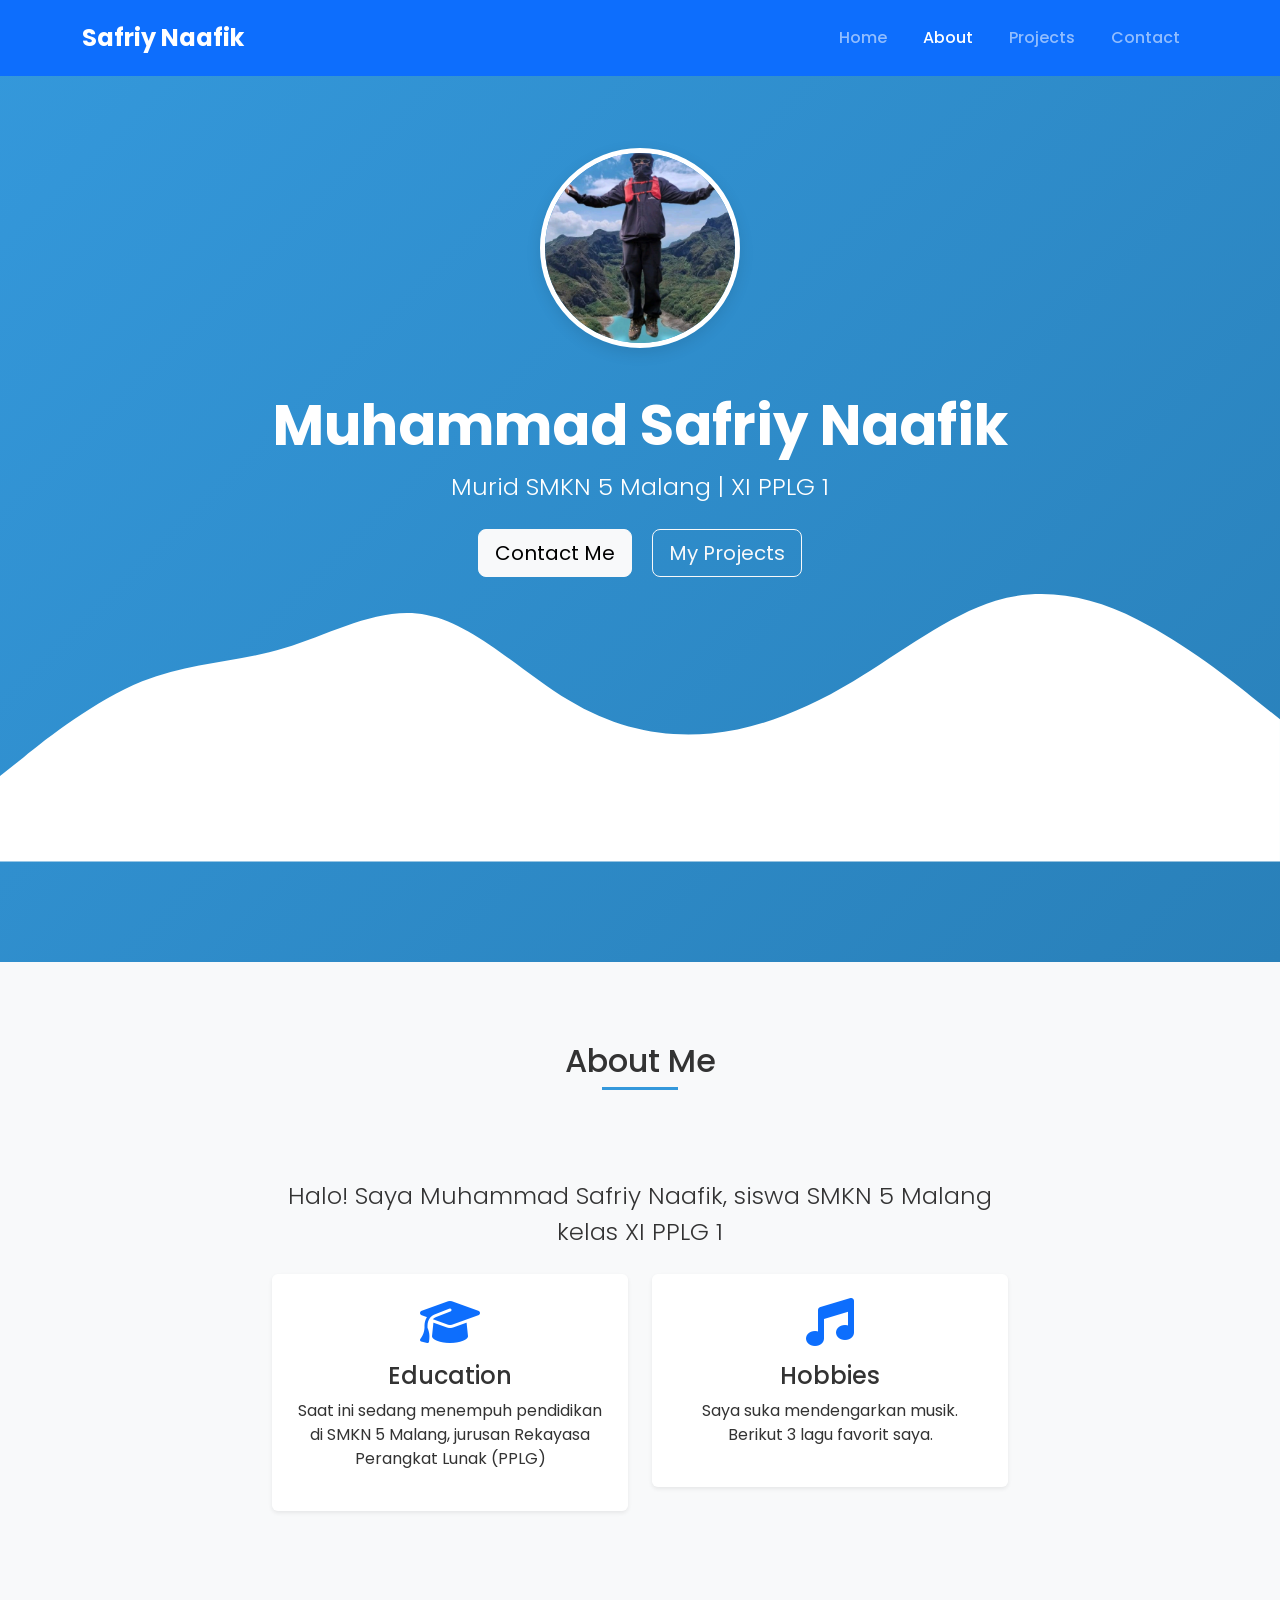
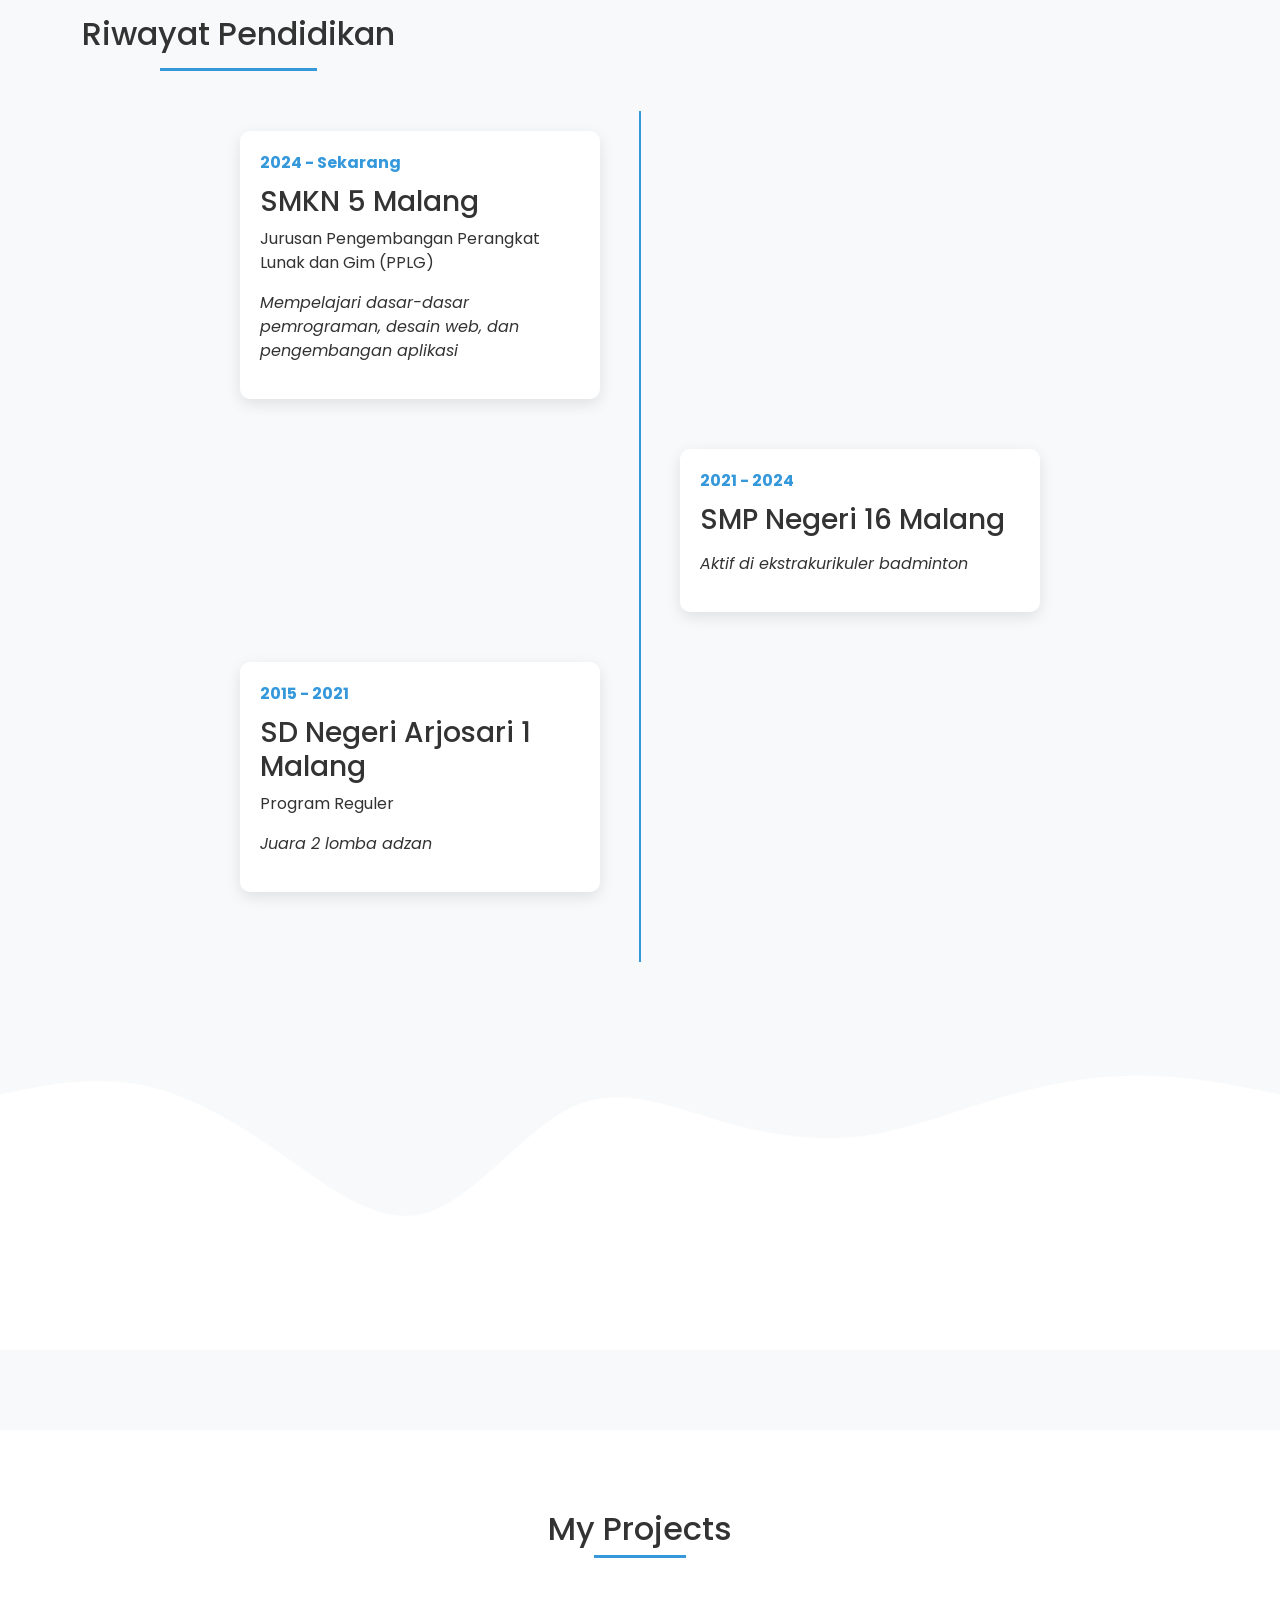
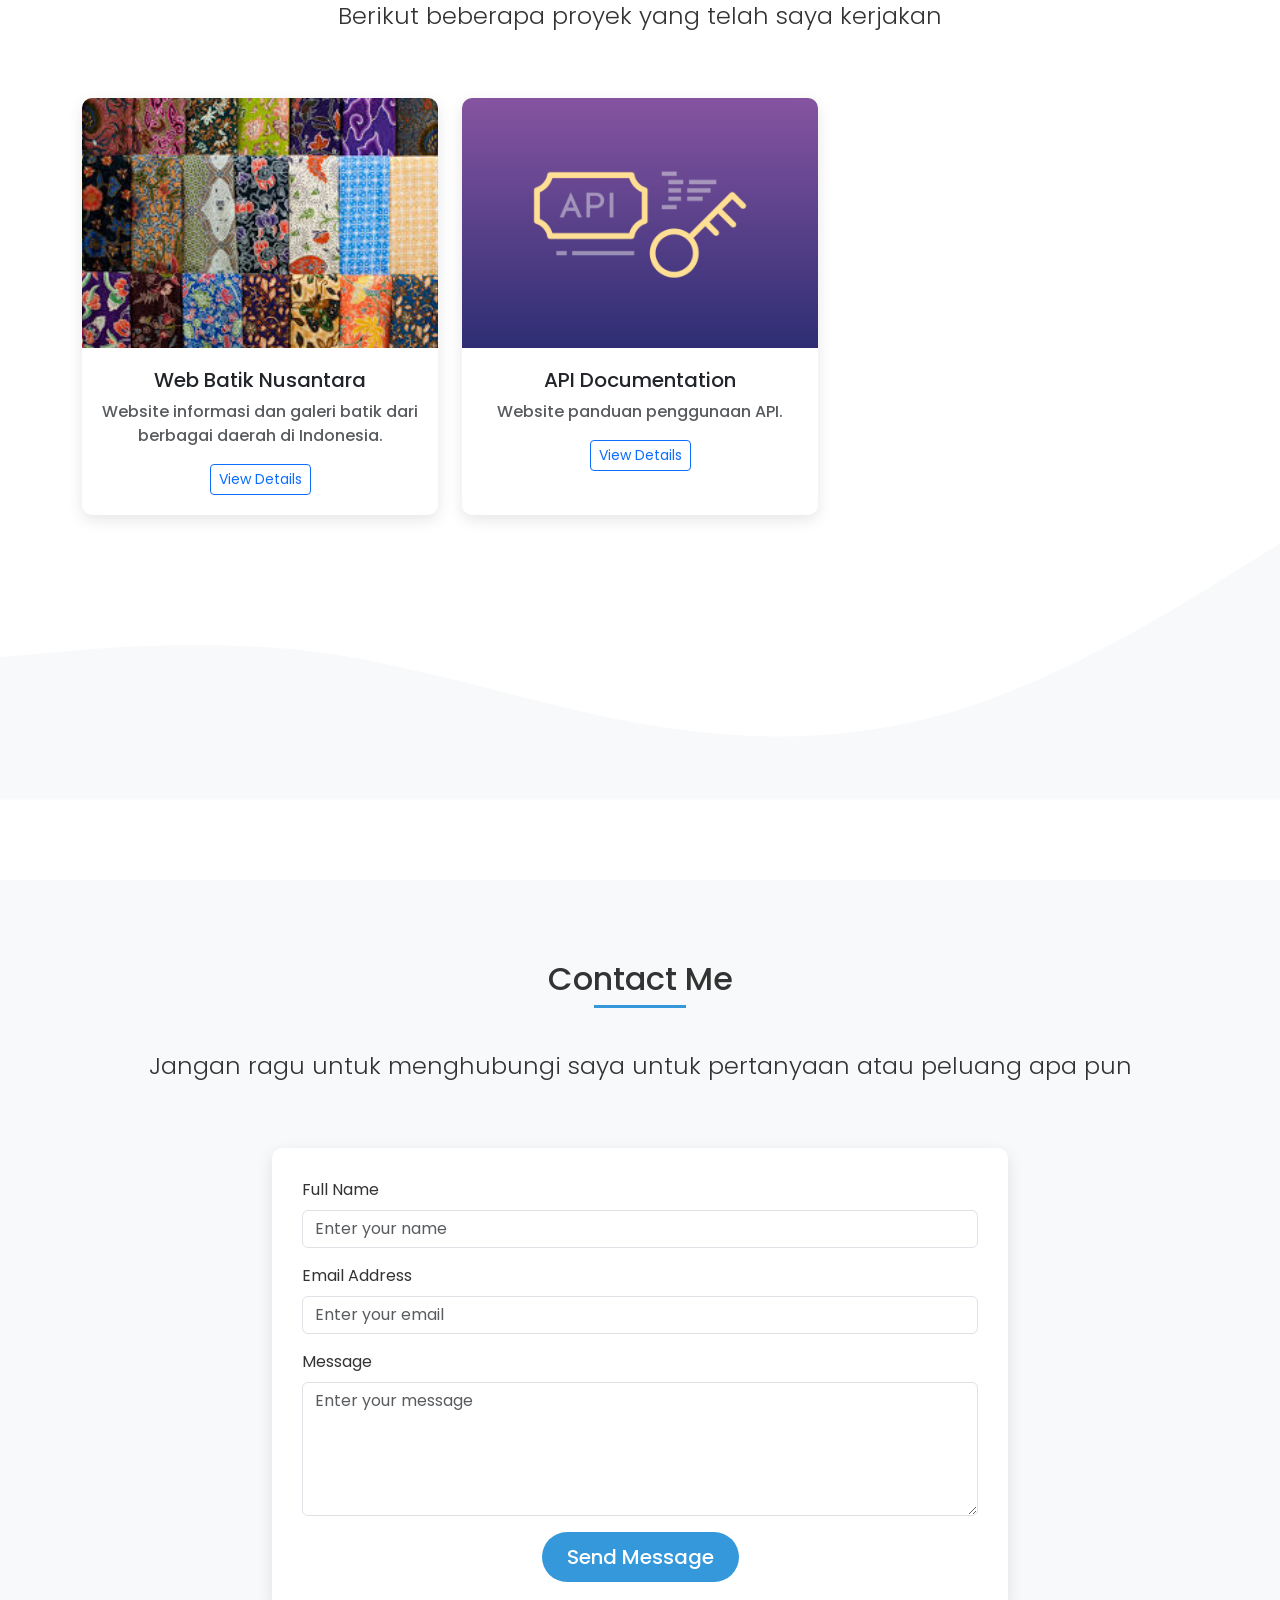
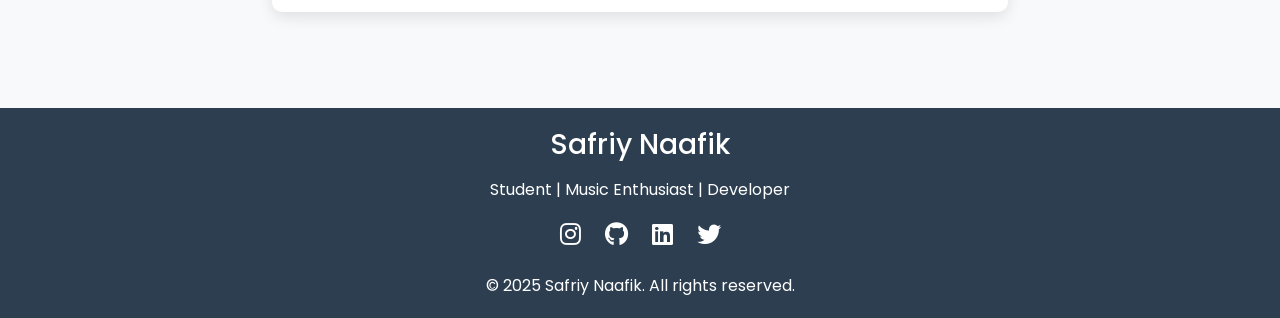
<file: index.html>
Berikut adalah kode yang telah diperbaiki dan dirapikan pada bagian **Projects**, termasuk struktur grid yang rapi, duplikasi konten yang dihapus, serta penambahan contoh proyek yang lebih beragam. ```html
<!doctype html>
<html lang="en">
  <head>
    <!-- Required meta tags -->
    <meta charset="utf-8" />
    <meta name="viewport" content="width=device-width, initial-scale=1" />
    <meta name="description" content="Portfolio of Muhammad Safriy Naafik, SMKN 5 Malang student" />

    <!-- Bootstrap CSS -->
    <link href="https://cdn.jsdelivr.net/npm/bootstrap@5.0.2/dist/css/bootstrap.min.css" rel="stylesheet" integrity="sha384-EVSTQN3/azprG1Anm3QDgpJLIm9Nao0Yz1ztcQTwFspd3yD65VohhpuuCOmLASjC" crossorigin="anonymous" />

    <!-- Font Awesome -->
    <link rel="stylesheet" href="https://cdnjs.cloudflare.com/ajax/libs/font-awesome/6.4.0/css/all.min.css" />

    <!-- Google Fonts -->
    <link href="https://fonts.googleapis.com/css2?family=Poppins:wght@300;400;500;600;700&display=swap" rel="stylesheet" />

    <!-- my css -->
    <style>
      :root {
        --primary-color: #3498db;
        --secondary-color: #2980b9;
        --dark-color: #2c3e50;
        --light-color: #ecf0f1;
      }

      body {
        font-family: "Poppins", sans-serif;
        color: #333;
        overflow-x: hidden;
      }

      .navbar {
        transition: all 0.3s ease;
        padding: 15px 0;
      }

      .navbar.scrolled {
        padding: 10px 0;
        box-shadow: 0 2px 10px rgba(0, 0, 0, 0.1);
      }

      .navbar-brand {
        font-weight: 700;
        font-size: 1.5rem;
      }

      .nav-link {
        font-weight: 500;
        margin: 0 10px;
        position: relative;
      }

      .nav-link::after {
        content: "";
        position: absolute;
        width: 0;
        height: 2px;
        bottom: 0;
        left: 0;
        background-color: white;
        transition: width 0.3s ease;
      }

      .nav-link:hover::after {
        width: 100%;
      }

      .jumbotron {
        padding: 100px 0;
        background: linear-gradient(135deg, var(--primary-color), var(--secondary-color));
        color: white;
        position: relative;
      }

      .profile-img {
        width: 200px;
        height: 200px;
        object-fit: cover;
        border: 5px solid white;
        box-shadow: 0 5px 15px rgba(0, 0, 0, 0.1);
        transition: all 0.3s ease;
      }

      .profile-img:hover {
        transform: scale(1.05);
      }

      .display-4 {
        font-weight: 700;
        margin: 20px 0 10px;
      }

      .lead {
        font-weight: 300;
        font-size: 1.5rem;
      }

      section {
        padding: 80px 0;
      }

      .section-title {
        position: relative;
        display: inline-block;
        margin-bottom: 50px;
      }

      .section-title::after {
        content: "";
        position: absolute;
        width: 50%;
        height: 3px;
        bottom: -10px;
        left: 25%;
        background: var(--primary-color);
      }

      .card {
        border: none;
        border-radius: 10px;
        overflow: hidden;
        box-shadow: 0 5px 15px rgba(0, 0, 0, 0.1);
        transition: all 0.3s ease;
        height: 100%;
      }

      .card:hover {
        transform: translateY(-10px);
        box-shadow: 0 15px 30px rgba(0, 0, 0, 0.2);
      }

      .card-img-top {
        height: 250px;
        object-fit: cover;
      }

      .card-body {
        padding: 20px;
      }

      .card-text {
        font-weight: 500;
      }

      form {
        background: white;
        padding: 30px;
        border-radius: 10px;
        box-shadow: 0 5px 15px rgba(0, 0, 0, 0.1);
      }

      footer {
        background: var(--dark-color);
        color: white;
        padding: 20px 0;
        text-align: center;
      }

      footer a {
        color: var(--primary-color);
        text-decoration: none;
        transition: all 0.3s ease;
      }

      footer a:hover {
        color: white;
      }

      .social-icons {
        margin-top: 20px;
      }

      .social-icons a {
        color: white;
        font-size: 1.5rem;
        margin: 0 10px;
        transition: all 0.3s ease;
      }

      .social-icons a:hover {
        color: var(--primary-color);
        transform: translateY(-5px);
      }

      .btn-primary {
        background-color: var(--primary-color);
        border: none;
        padding: 10px 25px;
        border-radius: 50px;
        font-weight: 500;
        transition: all 0.3s ease;
      }

      .btn-primary:hover {
        background-color: var(--secondary-color);
        transform: translateY(-3px);
        box-shadow: 0 5px 15px rgba(0, 0, 0, 0.1);
      }

      /* Animation */
      @keyframes fadeIn {
        from {
          opacity: 0;
          transform: translateY(20px);
        }
        to {
          opacity: 1;
          transform: translateY(0);
        }
      }

      .fade-in {
        animation: fadeIn 1s ease forwards;
      }

      .delay-1 {
        animation-delay: 0.2s;
      }
      .delay-2 {
        animation-delay: 0.4s;
      }
      .delay-3 {
        animation-delay: 0.6s;
      }

      /* Timeline styles */
      .timeline {
        position: relative;
        max-width: 800px;
        margin: 0 auto;
        padding: 20px 0;
      }
      .timeline::before {
        content: "";
        position: absolute;
        top: 0;
        left: 50%;
        width: 2px;
        height: 100%;
        background: var(--primary-color);
        transform: translateX(-50%);
      }
      .timeline-item {
        position: relative;
        margin-bottom: 50px;
      }
      .timeline-content {
        position: relative;
        width: calc(50% - 40px);
        padding: 20px;
        background: white;
        border-radius: 10px;
        box-shadow: 0 5px 15px rgba(0, 0, 0, 0.1);
      }
      .timeline-item:nth-child(odd) .timeline-content {
        left: 0;
      }
      .timeline-item:nth-child(even) .timeline-content {
        left: calc(50% + 40px);
      }
      .timeline-date {
        font-weight: bold;
        color: var(--primary-color);
        margin-bottom: 10px;
      }
      @media (max-width: 768px) {
        .timeline::before {
          left: 20px;
        }
        .timeline-content {
          width: calc(100% - 60px);
          left: 60px !important;
        }
      }
    </style>
    <title>Safriy Naafik | Portfolio</title>
  </head>
  <body id="home" data-bs-spy="scroll" data-bs-target=".navbar">
    <!-- navbar -->
    <nav class="navbar navbar-expand-lg navbar-dark bg-primary fixed-top">
      <div class="container">
        <a class="navbar-brand" href="#home">Safriy Naafik</a>
        <button class="navbar-toggler" type="button" data-bs-toggle="collapse" data-bs-target="#navbarNav" aria-controls="navbarNav" aria-expanded="false" aria-label="Toggle navigation">
          <span class="navbar-toggler-icon"></span>
        </button>
        <div class="collapse navbar-collapse" id="navbarNav">
          <ul class="navbar-nav ms-auto">
            <li class="nav-item">
              <a class="nav-link active" href="#home">Home</a>
            </li>
            <li class="nav-item">
              <a class="nav-link" href="#about">About</a>
            </li>
            <li class="nav-item">
              <a class="nav-link" href="#projects">Projects</a>
            </li>
            <li class="nav-item">
              <a class="nav-link" href="#contact">Contact</a>
            </li>
          </ul>
        </div>
      </div>
    </nav>
    <!-- navbar -->

    <!-- jumbotron -->
    <section class="jumbotron text-center">
      <div class="container">
        <img src="img/WhatsApp Image 2025-07-24 at 12.16.33.jpeg" alt="Safriy Naafik" class="profile-img rounded-circle mb-4 fade-in" />
        <h1 class="display-4 fade-in delay-1">Muhammad Safriy Naafik</h1>
        <p class="lead fade-in delay-2">Murid SMKN 5 Malang | XI PPLG 1</p>
        <div class="mt-4 fade-in delay-3">
          <a href="#contact" class="btn btn-light btn-lg mx-2">Contact Me</a>
          <a href="#projects" class="btn btn-outline-light btn-lg mx-2">My Projects</a>
        </div>
      </div>
      <svg xmlns="http://www.w3.org/2000/svg" viewBox="0 0 1440 320">
        <path
          fill="#fff"
          fill-opacity="1"
          d="M0,224L26.7,202.7C53.3,181,107,139,160,117.3C213.3,96,267,96,320,80C373.3,64,427,32,480,42.7C533.3,53,587,107,640,138.7C693.3,171,747,181,800,176C853.3,171,907,149,960,117.3C1013.3,85,1067,43,1120,26.7C1173.3,11,1227,21,1280,48C1333.3,75,1387,117,1413,138.7L1440,160L1440,320L1413.3,320C1386.7,320,1333,320,1280,320C1226.7,320,1173,320,1120,320C1066.7,320,1013,320,960,320C906.7,320,853,320,800,320C746.7,320,693,320,640,320C586.7,320,533,320,480,320C426.7,320,373,320,320,320C266.7,320,213,320,160,320C106.7,320,53,320,27,320L0,320Z"
        ></path>
      </svg>
    </section>
    <!-- jumbotron -->

    <!-- about -->
    <section id="about" class="bg-light">
      <div class="container">
        <div class="row text-center mb-5">
          <div class="col">
            <h2 class="section-title">About Me</h2>
          </div>
        </div>
        <div class="row justify-content-center">
          <div class="col-lg-8 text-center">
            <p class="lead mb-4 fade-in">Halo! Saya Muhammad Safriy Naafik, siswa SMKN 5 Malang kelas XI PPLG 1</p>
            <div class="row fade-in delay-1">
              <div class="col-md-6 mb-4">
                <div class="p-4 bg-white rounded shadow-sm">
                  <i class="fas fa-graduation-cap fa-3x mb-3 text-primary"></i>
                  <h4>Education</h4>
                  <p>Saat ini sedang menempuh pendidikan di SMKN 5 Malang, jurusan Rekayasa Perangkat Lunak (PPLG)</p>
                </div>
              </div>
              <div class="col-md-6 mb-4">
                <div class="p-4 bg-white rounded shadow-sm">
                  <i class="fas fa-music fa-3x mb-3 text-primary"></i>
                  <h4>Hobbies</h4>
                  <p>Saya suka mendengarkan musik. Berikut 3 lagu favorit saya.</p>
                </div>
              </div>
            </div>
          </div>
        </div>
      </div>
      <section id="education">
        <div class="container">
          <div class="section-title">
            <h2>Riwayat Pendidikan</h2>
          </div>

          <div class="timeline">
            <div class="timeline-item">
              <div class="timeline-content">
                <div class="timeline-date">2024 - Sekarang</div>
                <h3>SMKN 5 Malang</h3>
                <p>Jurusan Pengembangan Perangkat Lunak dan Gim (PPLG)</p>
                <p><em>Mempelajari dasar-dasar pemrograman, desain web, dan pengembangan aplikasi</em></p>
              </div>
            </div>

            <div class="timeline-item">
              <div class="timeline-content">
                <div class="timeline-date">2021 - 2024</div>
                <h3>SMP Negeri 16 Malang</h3>
                <p></p>
                <p><em>Aktif di ekstrakurikuler badminton</em></p>
              </div>
            </div>

            <div class="timeline-item">
              <div class="timeline-content">
                <div class="timeline-date">2015 - 2021</div>
                <h3>SD Negeri Arjosari 1 Malang</h3>
                <p>Program Reguler</p>
                <p><em>Juara 2 lomba adzan</em></p>
              </div>
            </div>
          </div>
        </div>
            
      </section>

      <svg xmlns="http://www.w3.org/2000/svg" viewBox="0 0 1440 320">
        <path
          fill="#fff"
          fill-opacity="1"
          d="M0,32L26.7,26.7C53.3,21,107,11,160,21.3C213.3,32,267,64,320,101.3C373.3,139,427,181,480,165.3C533.3,149,587,75,640,48C693.3,21,747,43,800,58.7C853.3,75,907,85,960,80C1013.3,75,1067,53,1120,37.3C1173.3,21,1227,11,1280,10.7C1333.3,11,1387,21,1413,26.7L1440,32L1440,320L1413.3,320C1386.7,320,1333,320,1280,320C1226.7,320,1173,320,1120,320C1066.7,320,1013,320,960,320C906.7,320,853,320,800,320C746.7,320,693,320,640,320C586.7,320,533,320,480,320C426.7,320,373,320,320,320C266.7,320,213,320,160,320C106.7,320,53,320,27,320L0,320Z"
        ></path>
      </svg>
    </section>
    <!-- about -->

    <!-- projects -->
    <section id="projects">
      <div class="container">
        <div class="row text-center mb-5">
          <div class="col">
            <h2 class="section-title">My Projects</h2>
            <p class="lead">Berikut beberapa proyek yang telah saya kerjakan</p>
          </div>
        </div>
        <div class="row g-4">
          <!-- Project 1 - Web Batik -->
          <div class="col-md-6 col-lg-4 fade-in delay-1">
            <div class="card h-100">
              <img src="img/images.jfif" class="card-img-top" alt="Web Batik Nusantara" />
              <div class="card-body text-center">
                <h5 class="card-title">Web Batik Nusantara</h5>
                <p class="card-text text-muted">Website informasi dan galeri batik dari berbagai daerah di Indonesia.</p>
                <a href="index1.html" class="btn btn-sm btn-outline-primary">View Details</a>
              </div>
            </div>
          </div>

          <!-- Project 2 - API Documentation -->
          <div class="col-md-6 col-lg-4 fade-in delay-1">
            <div class="card h-100">
              <img src="img/Apa-Itu-API-dan-Bagaimana-Cara-Kerjanya.webp" class="card-img-top" alt="API Documentation" />
              <div class="card-body text-center">
                <h5 class="card-title">API Documentation</h5>
                <p class="card-text text-muted">Website panduan penggunaan API.</p>
                <a href="http://103.186.167.18:8000/serverapikel5rpl1/doku/dokumentasiapi.html" class="btn btn-sm btn-outline-primary">View Details</a>
              </div>
            </div>
          </div>
        </div>
      </div>
      <svg xmlns="http://www.w3.org/2000/svg" viewBox="0 0 1440 320">
        <path
          fill="#f8f9fa"
          fill-opacity="1"
          d="M0,160L60,154.7C120,149,240,139,360,154.7C480,171,600,213,720,234.7C840,256,960,256,1080,218.7C1200,181,1320,107,1380,69.3L1440,32L1440,320L1380,320C1320,320,1200,320,1080,320C960,320,840,320,720,320C600,320,480,320,360,320C240,320,120,320,60,320L0,320Z"
        ></path>
      </svg>
    </section>
    <!-- projects -->

    <!-- contact -->
    <section id="contact" class="bg-light">
      <div class="container">
        <div class="row text-center mb-5">
          <div class="col">
            <h2 class="section-title">Contact Me</h2>
            <p class="lead">Jangan ragu untuk menghubungi saya untuk pertanyaan atau peluang apa pun</p>
          </div>
        </div>
        <div class="row justify-content-center">
          <div class="col-lg-8">
            <form class="fade-in">
              <div class="mb-3">
                <label for="name" class="form-label">Full Name</label>
                <input type="text" class="form-control" id="name" placeholder="Enter your name" required />
              </div>
              <div class="mb-3">
                <label for="email" class="form-label">Email Address</label>
                <input type="email" class="form-control" id="email" placeholder="Enter your email" required />
              </div>
              <div class="mb-3">
                <label for="message" class="form-label">Message</label>
                <textarea class="form-control" id="message" rows="5" placeholder="Enter your message" required></textarea>
              </div>
              <div class="text-center">
                <button type="submit" class="btn btn-primary btn-lg">Send Message</button>
              </div>
            </form>
          </div>
        </div>
      </div>
    </section>
    <!-- contact -->

    <!-- footer -->
    <footer class="text-center">
      <div class="container">
        <h3 class="mb-3">Safriy Naafik</h3>
        <p>Student | Music Enthusiast | Developer</p>
        <div class="social-icons">
          <a href="https://www.instagram.com/sapp1__/" target="_blank"><i class="fab fa-instagram"></i></a>
          <a href="#" target="_blank"><i class="fab fa-github"></i></a>
          <a href="#" target="_blank"><i class="fab fa-linkedin"></i></a>
          <a href="#" target="_blank"><i class="fab fa-twitter"></i></a>
        </div>
        <p class="mt-4 mb-0">© 2025 Safriy Naafik. All rights reserved.</p>
      </div>
    </footer>
    <!-- footer -->

    <!-- Bootstrap JS -->
    <script src="https://cdn.jsdelivr.net/npm/bootstrap@5.0.2/dist/js/bootstrap.bundle.min.js" integrity="sha384-MrcW6ZMFYlzcLA8Nl+NtUVF0sA7MsXsP1UyJoMp4YLEuNSfAP+JcXn/tWtIaxVXM" crossorigin="anonymous"></script>

    <!-- Custom JS -->
    <script>
      // Navbar scroll effect
      window.addEventListener("scroll", function () {
        const navbar = document.querySelector(".navbar");
        if (window.scrollY > 50) {
          navbar.classList.add("scrolled");
        } else {
          navbar.classList.remove("scrolled");
        }
      });

      // Smooth scrolling for anchor links
      document.querySelectorAll('a[href^="#"]').forEach((anchor) => {
        anchor.addEventListener("click", function (e) {
          e.preventDefault();
          const targetId = this.getAttribute("href");
          if (targetId !== "#") {
            const target = document.querySelector(targetId);
            if (target) {
              target.scrollIntoView({
                behavior: "smooth",
              });
            }
          }
        });
      });

      // Animation on scroll
      const fadeElements = document.querySelectorAll(".fade-in");

      const fadeInOnScroll = function () {
        for (let i = 0; i < fadeElements.length; i++) {
          const elem = fadeElements[i];
          const distInView = elem.getBoundingClientRect().top - window.innerHeight + 20;
          if (distInView < 0) {
            elem.classList.add("fade-in");
          }
        }
      };

      window.addEventListener("scroll", fadeInOnScroll);
      fadeInOnScroll();
    </script>
  </body>
</html>
</file>
